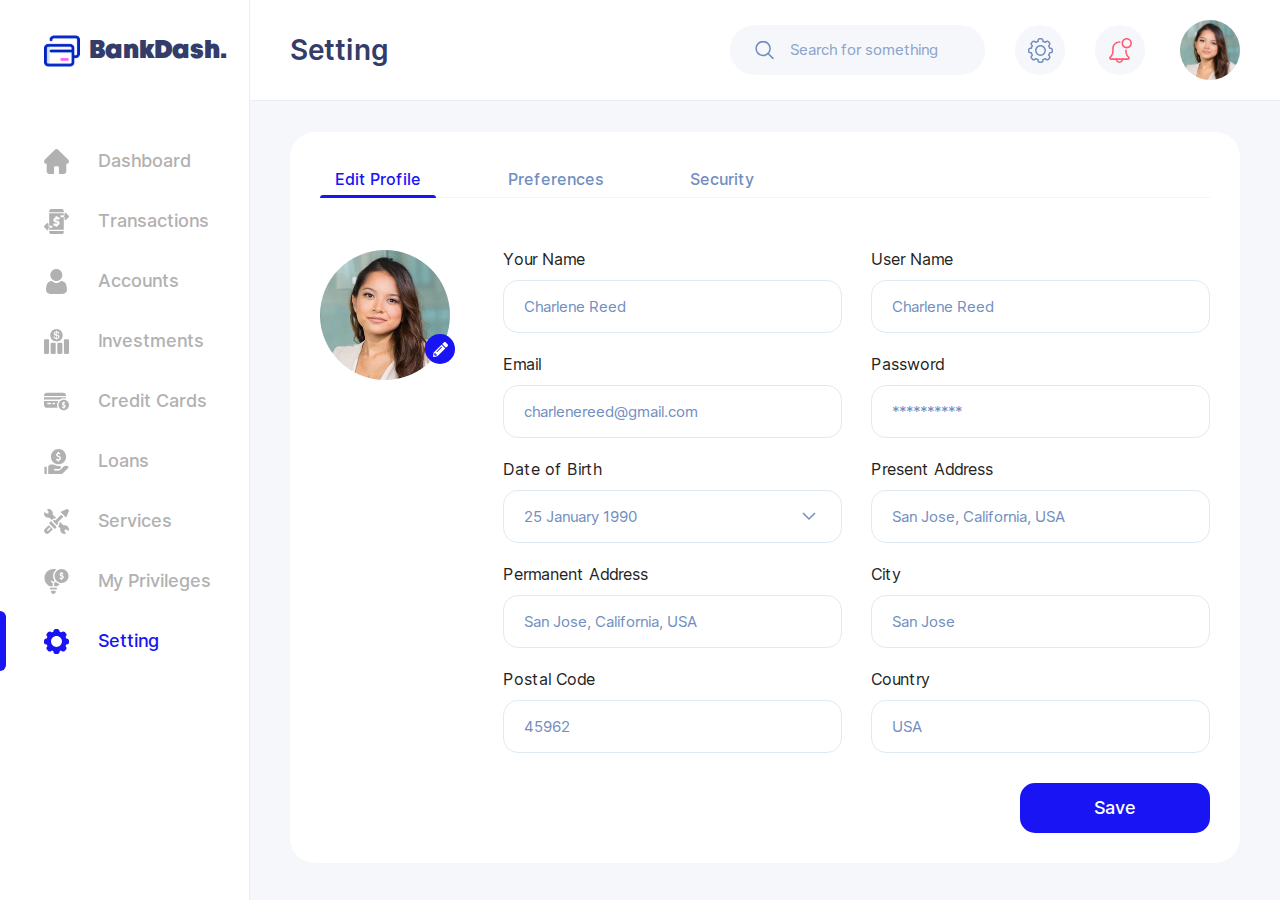
<file: index.html>
<!DOCTYPE html>
<html lang="ru">

<head>
	<meta charset="UTF-8" />
	<meta http-equiv="X-UA-Compatible" content="IE=edge" />
	<meta name="viewport" content="width=device-width, initial-scale=1.0" />
	<title>BankDash</title>
	<link rel="stylesheet" href="./css/main.min.css" />

	<link rel="icon" type="image/x-icon" href="./img/logo.svg">
	<link rel="apple-touch-icon" sizes="180x180" href="./img/logo.svg">
</head>

<body>
	<header class="header">
		<div class="header__container">
			<div class="header__content">
				<div class="header__sidebar-burger burger"><span></span></div>
				<div class="header__page-title">Setting</div>
				<div class="header__search">
					<svg class="icon icon--search">
						<use href="./img/svgsprite/sprite.symbol.svg#search"></use>
					</svg>
					<input type="search" class="" placeholder="Search for something">
				</div>
				<a class="header__settings" href="#">
					<svg class="icon icon--settings-line">
						<use href="./img/svgsprite/sprite.symbol.svg#settings-line"></use>
					</svg>
				</a>
				<a class="header__notification" href="#">
					<svg class="icon icon--notification">
						<use href="./img/svgsprite/sprite.symbol.svg#notification"></use>
					</svg>
				</a>
				<a class="header__user" href="#">
					<picture>
						<source srcset="./img/user-image.webp 1x" type="image/webp">
						<source srcset="./img/user-image.png 1x" type="image/png">
						<img src="./img/user-image.png" alt="">
					</picture>
				</a>
			</div>
		</div>
	</header>
	<div class="sidebar">
		<a class="sidebar__logo" href="#">
			<img src="./img/logo.svg" alt="">
			BankDash.
		</a>
		<div class="sidebar__menu sidebar-menu">
			<nav class="sidebar-menu__nav">
				<ul class="sidebar-menu__list">
					<li class="sidebar-menu__item">
						<a href="#" class="sidebar-menu__link">
							<svg class="icon icon--home">
								<use href="./img/svgsprite/sprite.symbol.svg#home"></use>
							</svg>
							Dashboard
						</a>
					</li>
					<li class="sidebar-menu__item">
						<a href="#" class="sidebar-menu__link">
							<svg class="icon icon--transfer">
								<use href="./img/svgsprite/sprite.symbol.svg#transfer"></use>
							</svg>
							Transactions
						</a>
					</li>
					<li class="sidebar-menu__item">
						<a href="#" class="sidebar-menu__link">
							<svg class="icon icon--user">
								<use href="./img/svgsprite/sprite.symbol.svg#user"></use>
							</svg>
							Accounts
						</a>
					</li>
					<li class="sidebar-menu__item">
						<a href="#" class="sidebar-menu__link">
							<svg class="icon icon--investment">
								<use href="./img/svgsprite/sprite.symbol.svg#investment"></use>
							</svg>
							Investments
						</a>
					</li>
					<li class="sidebar-menu__item">
						<a href="#" class="sidebar-menu__link">
							<svg class="icon icon--credit-card">
								<use href="./img/svgsprite/sprite.symbol.svg#credit-card"></use>
							</svg>
							Credit Cards
						</a>
					</li>
					<li class="sidebar-menu__item">
						<a href="#" class="sidebar-menu__link">
							<svg class="icon icon--loan">
								<use href="./img/svgsprite/sprite.symbol.svg#loan"></use>
							</svg>
							Loans
						</a>
					</li>
					<li class="sidebar-menu__item">
						<a href="#" class="sidebar-menu__link">
							<svg class="icon icon--service">
								<use href="./img/svgsprite/sprite.symbol.svg#service"></use>
							</svg>
							Services
						</a>
					</li>
					<li class="sidebar-menu__item">
						<a href="#" class="sidebar-menu__link">
							<svg class="icon icon--econometrics">
								<use href="./img/svgsprite/sprite.symbol.svg#econometrics"></use>
							</svg>
							My Privileges
						</a>
					</li>
					<li class="sidebar-menu__item"><a href="#" class="sidebar-menu__link active">
							<svg class="icon icon--settings">
								<use href="./img/svgsprite/sprite.symbol.svg#settings"></use>
							</svg>
							Setting
						</a>
					</li>
				</ul>
			</nav>
		</div>
	</div>


	<main class="page page_main">

		<section class="page_main__setting setting">
			<div class="setting__container">
				<div class="setting__wrapper">

					<ul class="setting__buttons">
						<li><a href="#tab-1" class="active">Edit Profile</a></li>
						<li><a href="#tab-2">Preferences</a></li>
						<li><a href="#tab-3">Security</a></li>
					</ul>

					<div class="setting__items">
						<div class="setting__item setting-item" id="tab-1">
							<div class="setting-item__main-photo">
								<picture>
									<source srcset="./img/user-image.webp 1x" type="image/webp">
									<source srcset="./img/user-image.png 1x" type="image/png">
									<img src="./img/user-image.png" alt="">
								</picture>
								<div class="setting-item__edit-photo">
									<svg class="icon icon--pencil">
										<use href="./img/svgsprite/sprite.symbol.svg#pencil"></use>
									</svg>
								</div>

							</div>
							<form class="setting-item__info form-info" action="">

								<div class="form-info__row">
									<div class="form-info__item">
										<label for="your-name">Your Name</label>
										<input type="text" id="your-name" name="your-name" placeholder="Charlene Reed" />
									</div>
									<div class="form-info__item">
										<label for="username">User Name</label>
										<input type="text" id="username" name="username" placeholder="Charlene Reed" />
									</div>
								</div>

								<div class="form-info__row">
									<div class="form-info__item">
										<label for="email">Email</label>
										<input type="email" id="email" name="email" placeholder="charlenereed@gmail.com" />
									</div>
									<div class="form-info__item">
										<label for="password">Password</label>
										<input type="password" id="password" name="password" placeholder="**********" />
									</div>
								</div>

								<div class="form-info__row">
									<div class="form-info__item">
										<label for="dob">Date of Birth</label>
										<select id="dob" name="dob">
											<option value="25 January 1990">25 January 1990</option>
											<option value="26 January 1990">26 January 1990</option>
										</select>
									</div>
									<div class="form-info__item">
										<label for="present-address">Present Address</label>
										<input type="text" id="present-address" name="present-address" placeholder="San Jose, California, USA" />
									</div>
								</div>

								<div class="form-info__row">
									<div class="form-info__item">
										<label for="permanent-address">Permanent Address</label>
										<input type="text" id="permanent-address" name="permanent-address" placeholder="San Jose, California, USA" />
									</div>
									<div class="form-info__item">
										<label for="city">City</label>
										<input type="text" id="city" name="city" placeholder="San Jose" />
									</div>
								</div>

								<div class="form-info__row">
									<div class="form-info__item">
										<label for="postal-code">Postal Code</label>
										<input type="text" id="postal-code" name="postal-code" placeholder="45962" />
									</div>
									<div class="form-info__item">
										<label for="country">Country</label>
										<input type="text" id="country" name="country" placeholder="USA" />
									</div>
								</div>

								<div class="form-info__item">
									<button type="submit" class="form-info__button button">Save</button>
								</div>
							</form>

						</div>

					</div>
				</div>
			</div>
		</section>

	</main>



	<script src="./js/index.min.js"></script>
</body>

</html>
</file>
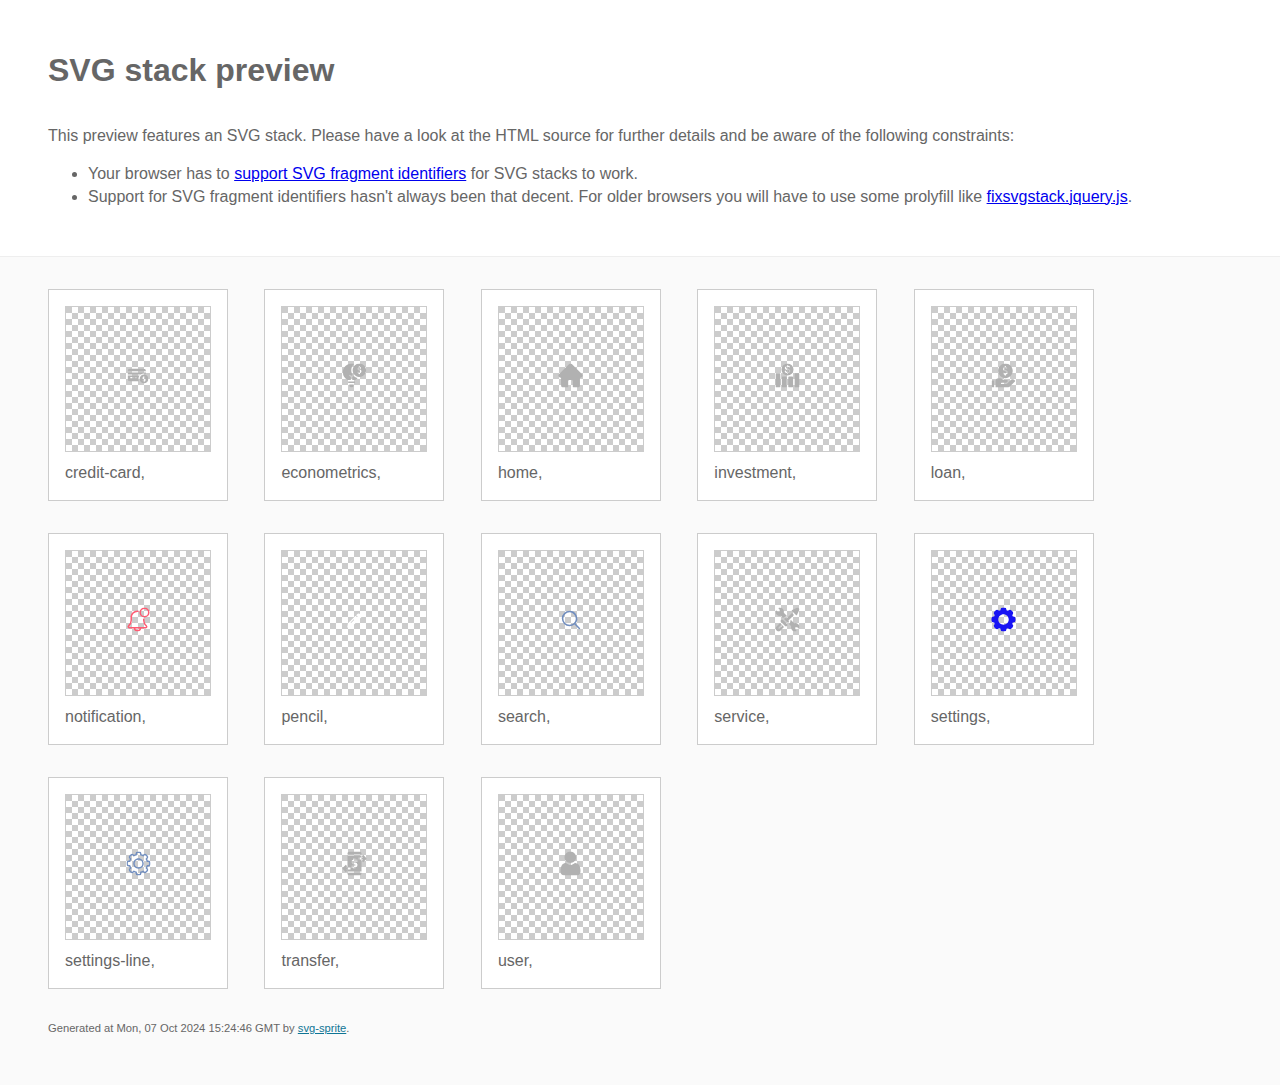
<file: img/svgsprite/stack/sprite.stack.html>
<!doctype html>
<html lang="en">
    <head>
        <meta charset="utf-8">
        <title>SVG stack preview | svg-sprite</title>
        <style>
            body {
                padding: 0;
                margin: 0;
                color: #666;
                background: #fafafa;
                font-family: Arial, Helvetica, sans-serif;
                font-size: 1em;
                line-height: 1.4;
            }

            header {
                display: block;
                padding: 3em 3em 2em;
                background-color: #fff;
            }

            header p {
                margin: 2em 0 0;
            }

            section {
                border-top: 1px solid #eee;
                padding: 2em 3em 0;
            }

            section ul {
                margin: 0;
                padding: 0;
            }

            section li {
                display: inline-block;
                background-color: #fff;
                position: relative;
                margin: 0 2em 2em 0;
                vertical-align: top;
                border: 1px solid #ccc;
                padding: 1em 1em 3em;
                cursor: default;
            }

            .icon-box {
                margin: 0;
                width: 144px;
                height: 144px;
                position: relative;
                background: #ccc url("data:image/svg+xml,%3Csvg xmlns='http://www.w3.org/2000/svg' width='12' height='12'%3E%3Cpath fill='%23fff' d='M6 0h6v6H6zM0 6h6v6H0z'/%3E%3C/svg%3E") top left repeat;
                border: 1px solid #ccc;
                display: table-cell;
                vertical-align: middle;
                text-align: center;
            }

            .icon {
                display: inline-block;
            }

            h1 {
                margin-top: 0;
            }

            h2 {
                margin: 0;
                padding: 0;
                font-size: 1em;
                font-weight: 400;
                white-space: nowrap;
                overflow: hidden;
                text-overflow: ellipsis;
                position: absolute;
                left: 1em;
                right: 1em;
                bottom: 1em;
            }

            footer {
                display: block;
                margin: 0;
                padding: 0 3em 3em;
            }

            footer p {
                margin: 0;
                font-size: .7em;
            }

            footer a {
                color: #0f7595;
                margin-left: 0;
            }
        </style>

<!--
Sprite shape dimensions
====================================================================================================
You will need to set the sprite shape dimensions via CSS when you use them as stack SVGs, otherwise
they would become a huge 100% in size. You may use the following dimension classes for doing so.
They might well be outsourced to an external stylesheet of course.
-->

<style>
 .svg-credit-card-dims { width: 26px; height: 20px; }
 .svg-econometrics-dims { width: 25px; height: 25px; }
 .svg-home-dims { width: 25px; height: 25px; }
 .svg-investment-dims { width: 25px; height: 25px; }
 .svg-loan-dims { width: 25px; height: 25px; }
 .svg-notification-dims { width: 25px; height: 25px; }
 .svg-pencil-dims { width: 15px; height: 15px; }
 .svg-search-dims { width: 20px; height: 20px; }
 .svg-service-dims { width: 25px; height: 25px; }
 .svg-settings-dims { width: 25px; height: 25px; }
 .svg-settings-line-dims { width: 25px; height: 25px; }
 .svg-transfer-dims { width: 25px; height: 25px; }
 .svg-user-dims { width: 25px; height: 25px; }
</style>

<!--
====================================================================================================
-->

    </head>
    <body>
        <header>
            <h1>SVG stack preview</h1>
            <p>This preview features an SVG stack. Please have a look at the HTML source for further details and be aware of the following constraints:</p>
            <ul>
                <li>Your browser has to <a href="https://caniuse.com/svg-fragment" target="_blank" rel="noopener noreferrer">support SVG fragment identifiers</a> for SVG stacks to work.</li>
                <li>Support for SVG fragment identifiers hasn't always been that decent. For older browsers you will have to use some prolyfill like <a href="https://github.com/preciousforever/SVG-Stacker/blob/master/fixsvgstack.jquery.js" target="_blank" rel="noopener noreferrer">fixsvgstack.jquery.js</a>.</li>
            </ul>
        </header>
        <section>

<!--
SVG stack
====================================================================================================
These SVG images make use of fragment identifiers (IDs) to reference certain portions of the
external sprite. By default, all shapes inside the sprite are hidden by CSS. The `:target` pseudo
selector is used to show the very shape that is referenced by the fragment identifier.
-->

            <ul>

             <li title="credit-card">
                    <div class="icon-box">
                        <img src="svg/sprite.stack.svg#credit-card" class="svg-credit-card-dims" alt="credit-card">
                    </div>
                    <h2>credit-card, </h2>
                </li>
             <li title="econometrics">
                    <div class="icon-box">
                        <img src="svg/sprite.stack.svg#econometrics" class="svg-econometrics-dims" alt="econometrics">
                    </div>
                    <h2>econometrics, </h2>
                </li>
             <li title="home">
                    <div class="icon-box">
                        <img src="svg/sprite.stack.svg#home" class="svg-home-dims" alt="home">
                    </div>
                    <h2>home, </h2>
                </li>
             <li title="investment">
                    <div class="icon-box">
                        <img src="svg/sprite.stack.svg#investment" class="svg-investment-dims" alt="investment">
                    </div>
                    <h2>investment, </h2>
                </li>
             <li title="loan">
                    <div class="icon-box">
                        <img src="svg/sprite.stack.svg#loan" class="svg-loan-dims" alt="loan">
                    </div>
                    <h2>loan, </h2>
                </li>
             <li title="notification">
                    <div class="icon-box">
                        <img src="svg/sprite.stack.svg#notification" class="svg-notification-dims" alt="notification">
                    </div>
                    <h2>notification, </h2>
                </li>
             <li title="pencil">
                    <div class="icon-box">
                        <img src="svg/sprite.stack.svg#pencil" class="svg-pencil-dims" alt="pencil">
                    </div>
                    <h2>pencil, </h2>
                </li>
             <li title="search">
                    <div class="icon-box">
                        <img src="svg/sprite.stack.svg#search" class="svg-search-dims" alt="search">
                    </div>
                    <h2>search, </h2>
                </li>
             <li title="service">
                    <div class="icon-box">
                        <img src="svg/sprite.stack.svg#service" class="svg-service-dims" alt="service">
                    </div>
                    <h2>service, </h2>
                </li>
             <li title="settings">
                    <div class="icon-box">
                        <img src="svg/sprite.stack.svg#settings" class="svg-settings-dims" alt="settings">
                    </div>
                    <h2>settings, </h2>
                </li>
             <li title="settings-line">
                    <div class="icon-box">
                        <img src="svg/sprite.stack.svg#settings-line" class="svg-settings-line-dims" alt="settings-line">
                    </div>
                    <h2>settings-line, </h2>
                </li>
             <li title="transfer">
                    <div class="icon-box">
                        <img src="svg/sprite.stack.svg#transfer" class="svg-transfer-dims" alt="transfer">
                    </div>
                    <h2>transfer, </h2>
                </li>
             <li title="user">
                    <div class="icon-box">
                        <img src="svg/sprite.stack.svg#user" class="svg-user-dims" alt="user">
                    </div>
                    <h2>user, </h2>
                </li>
         </ul>

<!--
====================================================================================================
-->

        </section>
        <footer>
            <p>Generated at Mon, 07 Oct 2024 15:24:46 GMT by <a href="https://github.com/svg-sprite/svg-sprite" target="_blank" rel="noopener noreferrer">svg-sprite</a>.</p>
        </footer>
    </body>
</html>
</file>
<file: css/main.min.css>
@charset "UTF-8";*{padding:0;margin:0;border:0}*,*::before,*::after{-webkit-box-sizing:border-box;box-sizing:border-box}a,a:link,a:visited{text-decoration:none}a:hover{text-decoration:none}aside,nav,footer,header,section,main{display:block}h1,h2,h3,h4,h5,h6,p{font-size:inherit;font-weight:inherit}ul,ul li{list-style:none}img{vertical-align:top}img,svg{max-width:100%;height:auto}address{font-style:normal}input,textarea,button,select{font-family:inherit;font-size:inherit;color:inherit;background-color:transparent}input::-ms-clear{display:none}button,input[type=submit]{display:inline-block;-webkit-box-shadow:none;box-shadow:none;background-color:transparent;background:0;cursor:pointer}input:focus,input:active,button:focus,button:active{outline:0}button::-moz-focus-inner{padding:0;border:0}label{cursor:pointer}legend{display:block}:root{--link-color:var(--main-text-color);--main-text-color:#232323;--main-acent-color:#1814f3;--main-acent-dark-color:#343c6a;--gray:#b1b1b1;--light-gray:#e6eff5;--blue-gray:#718ebf;--bg-color:#f5f7fa;--transition:.2s;--opacity-link:.8;--shadow:2px 2px 10px 2px rgba(39,52,58,0.15);--font-family:"Inter",sans-serif}@font-face{font-family:Inter;font-display:swap;src:url("../fonts/Inter-Black.woff2") format("woff2"),url("../fonts/Inter-Black.woff") format("woff");font-weight:900;font-style:normal}@font-face{font-family:Inter;font-display:swap;src:url("../fonts/Inter-ExtraBold.woff2") format("woff2"),url("../fonts/Inter-ExtraBold.woff") format("woff");font-weight:800;font-style:normal}@font-face{font-family:Inter;font-display:swap;src:url("../fonts/Inter-Light.woff2") format("woff2"),url("../fonts/Inter-Light.woff") format("woff");font-weight:300;font-style:normal}@font-face{font-family:Inter;font-display:swap;src:url("../fonts/Inter-ExtraLight.woff2") format("woff2"),url("../fonts/Inter-ExtraLight.woff") format("woff");font-weight:200;font-style:normal}@font-face{font-family:Inter;font-display:swap;src:url("../fonts/Inter-Medium.woff2") format("woff2"),url("../fonts/Inter-Medium.woff") format("woff");font-weight:500;font-style:normal}@font-face{font-family:Inter;font-display:swap;src:url("../fonts/Inter-Regular.woff2") format("woff2"),url("../fonts/Inter-Regular.woff") format("woff");font-weight:400;font-style:normal}@font-face{font-family:Inter;font-display:swap;src:url("../fonts/Inter-SemiBold.woff2") format("woff2"),url("../fonts/Inter-SemiBold.woff") format("woff");font-weight:600;font-style:normal}@font-face{font-family:Mont;font-display:swap;src:url("../fonts/Mont-Black.woff2") format("woff2"),url("../fonts/Mont-Black.woff") format("woff");font-weight:900;font-style:normal}@font-face{font-family:Inter;font-display:swap;src:url("../fonts/Inter-Bold.woff2") format("woff2"),url("../fonts/Inter-Bold.woff") format("woff");font-weight:700;font-style:normal}@font-face{font-family:Inter;font-display:swap;src:url("../fonts/Inter-Thin.woff2") format("woff2"),url("../fonts/Inter-Thin.woff") format("woff");font-weight:100;font-style:normal}body{color:var(--main-text-color);line-height:1.125rem;font-family:var(--font-family);font-size:.9375rem;-ms-text-size-adjust:100%;-moz-text-size-adjust:100%;-webkit-text-size-adjust:100%;-webkit-font-smoothing:antialiased;-moz-osx-font-smoothing:grayscale;background:var(--bg-color)}[class*=__container]{max-width:84.75rem;-webkit-box-sizing:content-box;box-sizing:content-box;margin:0 auto;padding:0 2.5rem}p:not(:last-child){margin-bottom:2rem}a{color:var(--link-color);-webkit-transition:var(--transition);transition:var(--transition)}.button{font-weight:500;padding:.875rem 4.625rem;color:#fff;background-color:var(--main-acent-color);border-radius:15px;display:inline-block;font-size:1.125rem;line-height:1.375rem}.button:hover{opacity:var(--opacity-link)}.header{background-color:#fff;border-bottom:1px solid var(--light-gray);margin-bottom:1.9375rem}.header__content{padding:1.25rem 0;display:-webkit-box;display:-ms-flexbox;display:flex;-webkit-box-align:center;-ms-flex-align:center;align-items:center;-webkit-box-pack:justify;-ms-flex-pack:justify;justify-content:space-between;gap:1.875rem}.header__page-title{font-weight:600;font-size:1.75rem;line-height:2.125rem;color:var(--main-acent-dark-color);margin-right:auto}.header__search{position:relative}.header__search input{background-color:#f5f7fa;border-radius:40px;padding:1rem 1rem 1rem 3.75rem;line-height:1.125rem;max-width:255px}.header__search input::-webkit-input-placeholder{line-height:1.125rem;color:#8ba3cb}.header__search input::-moz-placeholder{line-height:1.125rem;color:#8ba3cb}.header__search input:-ms-input-placeholder{line-height:1.125rem;color:#8ba3cb}.header__search input::-ms-input-placeholder{line-height:1.125rem;color:#8ba3cb}.header__search input::placeholder{line-height:1.125rem;color:#8ba3cb}.header__search input::-webkit-search-cancel-button{-webkit-appearance:none;cursor:pointer}.header__search svg{position:absolute;top:50%;-webkit-transform:translateY(-50%);-ms-transform:translateY(-50%);transform:translateY(-50%);left:25.43px;width:19.14px;height:19.14px}.header__settings,.header__notification{display:-webkit-box;display:-ms-flexbox;display:flex;-webkit-box-align:center;-ms-flex-align:center;align-items:center;-webkit-box-pack:center;-ms-flex-pack:center;justify-content:center;background-color:#f5f7fa;border-radius:100%;width:3.125rem;height:3.125rem;-ms-flex-negative:0;flex-shrink:0}.header__settings svg,.header__notification svg{width:1.5625rem;height:1.5625rem}.header__user{border-radius:100%;width:3.75rem;height:3.75rem;display:block;overflow:hidden;margin-left:5px;-ms-flex-negative:0;flex-shrink:0}.header__user img{width:100%;height:100%;-o-object-fit:cover;object-fit:cover}.icons-wrapper{padding:30px 0;display:-webkit-box;display:-ms-flexbox;display:flex;-webkit-column-gap:30px;-moz-column-gap:30px;column-gap:30px}.icon{fill:transparent;stroke:transparent;width:30px;height:30px}.icon--home{fill:var(--gray)}.icon--transfer{fill:var(--gray)}.icon--user{fill:var(--gray)}.icon--investment{fill:var(--gray)}.icon--credit-card{fill:var(--gray)}.icon--loan{fill:var(--gray)}.icon--service{fill:var(--gray)}.icon--econometrics{fill:var(--gray)}.icon--settings{fill:var(--gray)}.icon--search{fill:#718ebf}.icon--settings-line{fill:#718ebf}.icon--notification{fill:#fe5c73}.icon--pencil{fill:#fff}.setting__wrapper{background-color:#fff;border-radius:1.5625rem;padding:1.875rem}.setting__buttons{display:-webkit-box;display:-ms-flexbox;display:flex;-webkit-box-align:center;-ms-flex-align:center;align-items:center;gap:3.5625rem;border-bottom:1px solid #f4f5f7}.setting__buttons a{font-weight:500;font-size:1rem;line-height:1.1875rem;color:#718ebf;padding:.5rem .9375rem;display:inline-block}.setting__buttons a.active{color:var(--main-acent-color);position:relative}.setting__buttons a.active::after{content:"";display:inline-block;width:100%;height:3px;background-color:var(--main-acent-color);border-radius:10px 10px 0 0;position:absolute;left:0;bottom:-1px}.setting-item{display:-webkit-box;display:-ms-flexbox;display:flex;gap:3.3125rem;margin-top:3.25rem}.setting-item__main-photo{width:8.125rem;height:8.125rem;-ms-flex-negative:0;flex-shrink:0;position:relative}.setting-item__main-photo img{width:100%;height:100%;-o-object-fit:cover;object-fit:cover;border-radius:100%}.setting-item__edit-photo{background-color:var(--main-acent-color);position:absolute;right:-5px;bottom:16px;border-radius:100%;width:1.875rem;height:1.875rem;display:-webkit-box;display:-ms-flexbox;display:flex;-webkit-box-align:center;-ms-flex-align:center;align-items:center;-webkit-box-pack:center;-ms-flex-pack:center;justify-content:center;cursor:pointer}.setting-item__edit-photo svg{width:.9375rem;height:.9375rem}.form-info{width:100%}.form-info__row{display:-webkit-box;display:-ms-flexbox;display:flex;-webkit-box-align:center;-ms-flex-align:center;align-items:center;-webkit-box-pack:justify;-ms-flex-pack:justify;justify-content:space-between;gap:1.8125rem;padding-bottom:1.375rem}.form-info__item{display:-webkit-box;display:-ms-flexbox;display:flex;-webkit-box-orient:vertical;-webkit-box-direction:normal;-ms-flex-direction:column;flex-direction:column;gap:.6875rem;width:100%}.form-info__item label{font-size:1rem;line-height:1.1875rem}.form-info__item input,.form-info__item select{background-color:#fff;color:#718ebf;border-radius:15px;border:1px solid #dfeaf2;padding:1rem 1.25rem}.form-info__item input::-webkit-input-placeholder,.form-info__item select::-webkit-input-placeholder{color:#718ebf}.form-info__item input::-moz-placeholder,.form-info__item select::-moz-placeholder{color:#718ebf}.form-info__item input:-ms-input-placeholder,.form-info__item select:-ms-input-placeholder{color:#718ebf}.form-info__item input::-ms-input-placeholder,.form-info__item select::-ms-input-placeholder{color:#718ebf}.form-info__item input::placeholder,.form-info__item select::placeholder{color:#718ebf}.form-info__item select{-webkit-appearance:none;-moz-appearance:none;appearance:none;background-image:url("../img/select.svg");background-repeat:no-repeat;background-color:#fff;background-position:calc(100% - 25px) center}.form-info__item select:focus{outline:none !important;border:1.5px solid var(--main-acent-color)}.form-info__button{margin-left:auto;margin-top:.5rem;max-width:11.875rem}.sidebar{background-color:#fff;border-right:1px solid var(--light-gray);height:100vh;max-width:15.625rem;padding:2.0625rem 1.375rem 0 2.75rem;position:fixed;top:0;left:0}.sidebar__logo{font-family:"Mont","Inter",sans-serif;font-weight:900;font-size:1.5625rem;line-height:2rem;color:var(--main-acent-dark-color);display:-webkit-box;display:-ms-flexbox;display:flex;-webkit-box-align:center;-ms-flex-align:center;align-items:center;gap:.5625rem;margin-bottom:3.875rem}.sidebar.open{display:-webkit-box !important;display:-ms-flexbox !important;display:flex !important}.sidebar-menu__link{font-weight:500;font-size:1.125rem;line-height:1.375rem;color:var(--gray);padding:17.5px 0;display:-webkit-box;display:-ms-flexbox;display:flex;-webkit-box-align:center;-ms-flex-align:center;align-items:center;gap:1.8125rem}.sidebar-menu__link svg{width:1.5625rem;height:1.5625rem;min-width:1.5625rem;min-height:1.5625rem}.sidebar-menu__link.active{color:var(--main-acent-color);position:relative}.sidebar-menu__link.active .icon--settings{fill:var(--main-acent-color)}.sidebar-menu__link.active::after{content:"";display:inline-block;width:.375rem;height:100%;background-color:var(--main-acent-color);border-radius:0 10px 10px 0;position:absolute;left:-44px;bottom:0}.burger{display:none;position:relative;z-index:50;-webkit-box-align:center;-ms-flex-align:center;align-items:center;-webkit-box-pack:end;-ms-flex-pack:end;justify-content:flex-end;width:18px;height:14px}.burger span{height:2.3px;width:100%;-webkit-transform:scale(1);-ms-transform:scale(1);transform:scale(1);background-color:#343c6a;border-radius:100px}.burger::before,.burger::after{content:"";position:absolute;height:2px;width:100%;background-color:#343c6a;-webkit-transition:all .3s ease 0;transition:all .3s ease 0;border-radius:100px}.burger::before{top:0}.burger::after{bottom:0}.burger.active span{-webkit-transform:scale(0);-ms-transform:scale(0);transform:scale(0)}.burger.active::before{top:50%;-webkit-transform:rotate(-45deg) translate(0,-50%);-ms-transform:rotate(-45deg) translate(0,-50%);transform:rotate(-45deg) translate(0,-50%);background-color:#343c6a}.burger.active::after{bottom:50%;-webkit-transform:rotate(45deg) translate(0,50%);-ms-transform:rotate(45deg) translate(0,50%);transform:rotate(45deg) translate(0,50%);background-color:#343c6a}@-webkit-keyframes burgerAnimation{from{opacity:0}to{opacity:1}}@keyframes burgerAnimation{from{opacity:0}to{opacity:1}}@media(min-width:991px){.header{width:calc(100% - 250px);margin-left:250px}.page_main{width:calc(100% - 250px);margin-left:250px}}@media(max-width:1120px){.setting-item{-webkit-box-orient:vertical;-webkit-box-direction:normal;-ms-flex-direction:column;flex-direction:column}}@media(max-width:991px){[class*=__container]{padding:0 1.5625rem}.header__content{padding:1.5625rem 0 1.25rem 0;gap:1.25rem;-ms-flex-wrap:wrap;flex-wrap:wrap}.sidebar{display:none;-webkit-box-orient:vertical;-webkit-box-direction:normal;-ms-flex-direction:column;flex-direction:column;position:fixed;height:100%;width:100%;top:0;bottom:0;right:0;z-index:50;overflow-y:auto;padding:90px 40px 40px 40px;background-color:#fff;-webkit-animation:burgerAnimation .4s;animation:burgerAnimation .4s;max-width:320px}.burger{display:-webkit-box;display:-ms-flexbox;display:flex;z-index:100}}@media(max-width:768px){p:not(:last-child){margin-bottom:.9375rem}}@media(max-width:690px){.button{padding:.6875rem 1.875rem;font-size:.9375rem;line-height:1.125rem}.header__page-title{margin:0 auto;font-size:1.25rem;line-height:1.5rem}.header__search{-webkit-box-ordinal-group:4;-ms-flex-order:3;order:3;width:100%}.header__search input{max-width:100%;width:100%;padding:.75rem .75rem .75rem 2.8125rem}.header__search input::-webkit-input-placeholder{line-height:.8125rem}.header__search input::-moz-placeholder{line-height:.8125rem}.header__search input:-ms-input-placeholder{line-height:.8125rem}.header__search input::-ms-input-placeholder{line-height:.8125rem}.header__search input::placeholder{line-height:.8125rem}.header__search svg{left:19px;width:15px;height:15px}.header__settings,.header__notification{display:none}.header__user{width:2.1875rem;height:2.1875rem}.setting__wrapper{padding:1.375rem 1.25rem 1.5625rem 1.25rem}.setting__buttons{gap:.3125rem;-webkit-box-pack:justify;-ms-flex-pack:justify;justify-content:space-between}.setting__buttons a{font-size:.8125rem;line-height:1rem;padding:0 .4375rem .4375rem .4375rem}.setting__buttons a.active::after{height:2px}.setting-item{-webkit-box-align:center;-ms-flex-align:center;align-items:center;gap:1.375rem;margin-top:1.5625rem}.setting-item__main-photo{width:10.625rem;height:10.625rem}.setting-item__edit-photo{width:2.415rem;height:2.415rem}.setting-item__edit-photo svg{width:1.15875rem;height:1.15875rem}.form-info__row{-webkit-box-orient:vertical;-webkit-box-direction:normal;-ms-flex-direction:column;flex-direction:column;gap:1rem;padding-bottom:1rem}.form-info__item{gap:.5625rem}.form-info__item label{font-size:.8125rem;line-height:1rem}.form-info__item input::-webkit-input-placeholder,.form-info__item select::-webkit-input-placeholder{font-size:.75rem;line-height:.9375rem}.form-info__item input::-moz-placeholder,.form-info__item select::-moz-placeholder{font-size:.75rem;line-height:.9375rem}.form-info__item input:-ms-input-placeholder,.form-info__item select:-ms-input-placeholder{font-size:.75rem;line-height:.9375rem}.form-info__item input::-ms-input-placeholder,.form-info__item select::-ms-input-placeholder{font-size:.75rem;line-height:.9375rem}.form-info__item input::placeholder,.form-info__item select::placeholder{font-size:.75rem;line-height:.9375rem}.form-info__item input,.form-info__item select{padding:.75rem .9375rem .75rem .9375rem;font-size:.75rem;line-height:.9375rem}.form-info__button{width:100%;max-width:100%;margin-top:.25rem}.sidebar__logo{font-size:1.25rem;line-height:1.6875rem;margin-bottom:1.875rem}.sidebar-menu__link{font-size:.9375rem;line-height:1.1875rem;padding:10px 0;gap:.9375rem}.sidebar-menu__link svg{width:.9375rem;height:.9375rem;min-width:.9375rem;min-height:.9375rem}}@media(max-width:520px){.sidebar{max-width:100%}}@media(max-width:345px){.setting__buttons a{font-size:.625rem;line-height:.875rem}}
</file>
